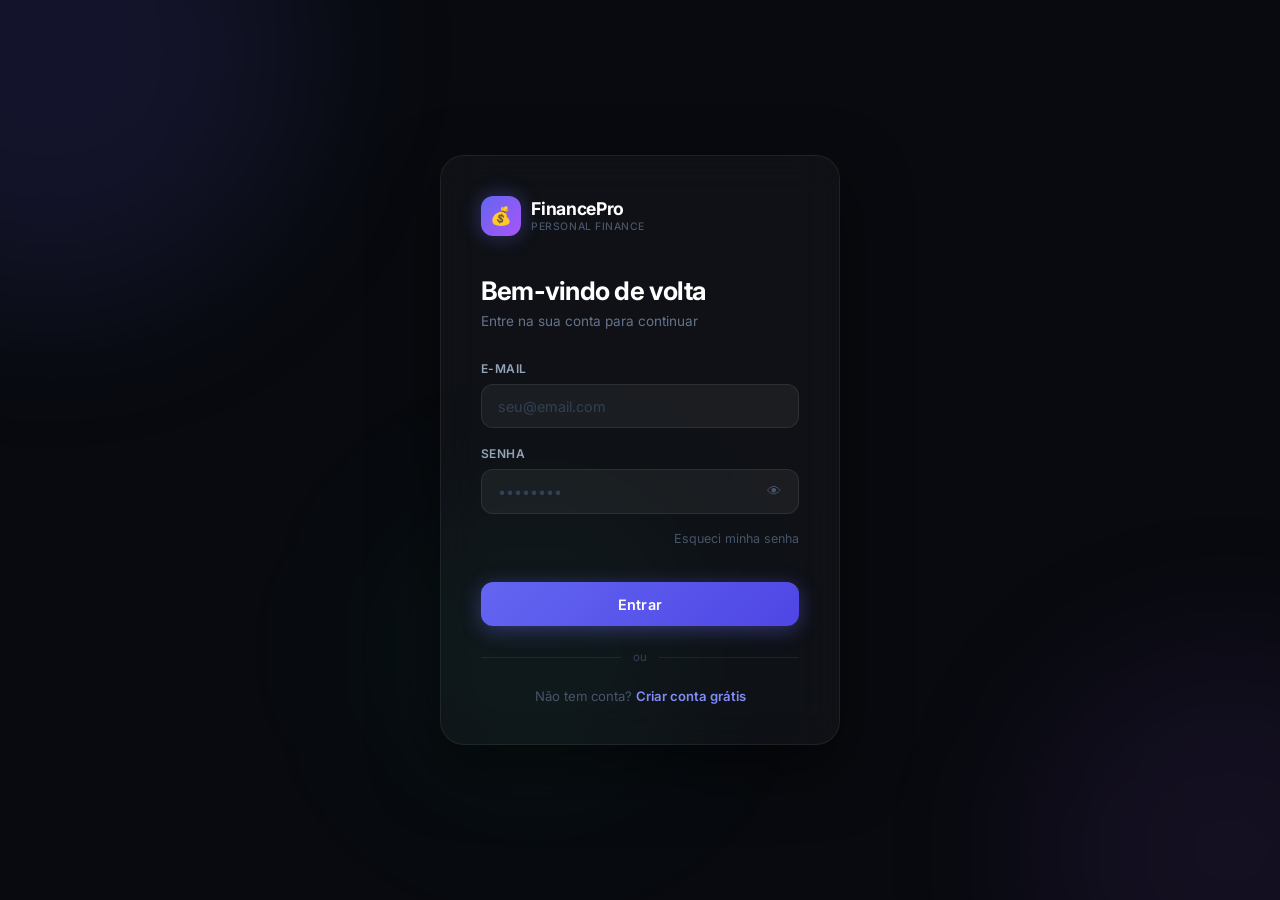
<file: frontend/index.html>
<!DOCTYPE html>
<html lang="pt-BR">
<head>
<meta charset="UTF-8">
<meta name="viewport" content="width=device-width,initial-scale=1.0">
<title>Dashboard — FinancePro</title>
<link rel="stylesheet" href="css/app.css">
</head>
<body>
<div id="toastWrap" class="toast-wrap"></div>

<div class="app">
<!-- ════════════ SIDEBAR ════════════ -->
<aside class="sidebar" id="sidebar">
  <div class="sidebar-brand">
    <div class="brand-logo">
      <div class="brand-icon">💰</div>
      <span class="brand-name">FinancePro</span>
    </div>
    <div class="brand-version">v2.0 — Personal Finance</div>
  </div>

  <nav class="sidebar-nav">
    <div class="nav-section">
      <div class="nav-label">Principal</div>
      <a class="nav-item active" id="nav-dash"    href="#"><span class="nav-icon">📊</span>Dashboard</a>
      <a class="nav-item"        id="nav-tx"      href="#"><span class="nav-icon">💳</span>Transações</a>
      <a class="nav-item"        id="nav-cat"     href="#"><span class="nav-icon">🏷️</span>Categorias</a>
      <a class="nav-item"        id="nav-goals"   href="#"><span class="nav-icon">🎯</span>Metas</a>
    </div>
    <div class="nav-section">
      <div class="nav-label">Conta</div>
      <a class="nav-item"  id="nav-profile" href="#"><span class="nav-icon">👤</span>Perfil</a>
      <a class="nav-item"  id="nav-logout"  href="#"><span class="nav-icon">🚪</span>Sair</a>
    </div>
  </nav>

  <div class="sidebar-footer">
    <div class="user-card" id="nav-profile-card">
      <div class="user-avatar" id="sbAvatar">U</div>
      <div class="user-info">
        <div class="user-name"  id="sbName">—</div>
        <div class="user-email" id="sbEmail">—</div>
      </div>
    </div>
  </div>
</aside>

<!-- ════════════ MAIN ════════════ -->
<div class="main">
  <!-- TOPBAR -->
  <header class="topbar">
    <div>
      <div class="topbar-title" id="topbarTitle">Dashboard</div>
      <div class="topbar-sub"   id="topbarSub">Visão geral das suas finanças</div>
    </div>
    <div class="topbar-actions">
      <button class="btn btn-primary" id="btnNewTx">➕ Nova Transação</button>
    </div>
  </header>

  <div class="main-inner">

  <!-- ══ PAGE: DASHBOARD ══ -->
  <div class="page active" id="page-dash">
    <!-- PERIOD BAR -->
    <div class="period-bar">
      <div class="period-tabs">
        <button class="p-btn active" data-period="week">Semana</button>
        <button class="p-btn"        data-period="month">Mês</button>
        <button class="p-btn"        data-period="year">Ano</button>
      </div>
      <div class="period-nav">
        <button id="periodPrev">‹</button>
        <div class="period-label" id="periodLabel">—</div>
        <button id="periodNext">›</button>
      </div>
      <button class="period-today" id="periodToday">Hoje</button>
    </div>

    <!-- STATS -->
    <div class="stats-grid" id="statsGrid">
      <div class="stat-card" style="--card-accent:var(--accent)">
        <div class="stat-card-icon" style="background:rgba(99,102,241,.15)">💰</div>
        <div class="stat-card-label">Saldo do Período</div>
        <div class="stat-card-value" id="stBalance">R$ 0,00</div>
        <div class="stat-card-sub"   id="stBalanceSub">—</div>
      </div>
      <div class="stat-card" style="--card-accent:var(--green)">
        <div class="stat-card-icon" style="background:rgba(16,185,129,.15)">📈</div>
        <div class="stat-card-label">Receitas</div>
        <div class="stat-card-value text-green" id="stIncome">R$ 0,00</div>
        <div class="stat-card-sub"              id="stIncomeQty">0 lançamentos</div>
      </div>
      <div class="stat-card" style="--card-accent:var(--red)">
        <div class="stat-card-icon" style="background:rgba(244,63,94,.15)">📉</div>
        <div class="stat-card-label">Despesas</div>
        <div class="stat-card-value text-red" id="stExpense">R$ 0,00</div>
        <div class="stat-card-sub"            id="stExpenseQty">0 lançamentos</div>
      </div>
      <div class="stat-card" style="--card-accent:var(--yellow)">
        <div class="stat-card-icon" style="background:rgba(245,158,11,.15)">📊</div>
        <div class="stat-card-label">% Comprometida</div>
        <div class="stat-card-value text-yellow" id="stPct">0%</div>
        <div class="stat-card-sub">Da receita em despesas</div>
      </div>
    </div>

    <!-- BARRAS SEMANAIS -->
    <div class="card mb-15" id="weekCard">
      <div class="card-header">
        <div><div class="card-title">Movimentação Diária</div><div class="card-sub">Receitas e despesas por dia da semana</div></div>
        <div class="flex gap-sm">
          <span class="badge badge-green">● Receita</span>
          <span class="badge badge-red">● Despesa</span>
        </div>
      </div>
      <div class="card-pad">
        <div id="weekBars" style="display:flex;gap:.65rem;align-items:flex-end;height:90px"></div>
        <div id="weekDays" style="display:flex;gap:.65rem;margin-top:.4rem"></div>
      </div>
    </div>

    <!-- GRID 2: recentes + por categoria -->
    <div class="grid2 mb-15">
      <div class="card">
        <div class="card-header">
          <div><div class="card-title">Transações Recentes</div><div class="card-sub" id="recentSub">—</div></div>
          <button class="btn btn-ghost btn-sm" id="btnVerTodas">Ver todas →</button>
        </div>
        <div id="recentList" class="card-pad" style="padding-top:.5rem"></div>
      </div>
      <div class="card">
        <div class="card-header">
          <div><div class="card-title">Gastos por Categoria</div><div class="card-sub">Distribuição do período</div></div>
        </div>
        <div id="catChart" class="card-pad" style="padding-top:.75rem"></div>
      </div>
    </div>

    <!-- HISTÓRICO MENSAL -->
    <div class="card mb-15">
      <div class="card-header">
        <div><div class="card-title">Histórico Mensal</div><div class="card-sub">Todos os meses com transações — clique para analisar</div></div>
      </div>
      <div class="card-pad">
        <div class="month-grid" id="monthHistory"></div>
      </div>
    </div>

    <!-- METAS -->
    <div class="card">
      <div class="card-header">
        <div><div class="card-title">Metas Financeiras</div><div class="card-sub">Progresso dos seus objetivos</div></div>
        <button class="btn btn-ghost btn-sm" id="btnVerMetas">Ver todas →</button>
      </div>
      <div class="card-pad" id="dashGoals"></div>
    </div>
  </div>

  <!-- ══ PAGE: TRANSAÇÕES ══ -->
  <div class="page" id="page-tx">
    <!-- MINI STATS -->
    <div class="grid3 mb-15">
      <div style="background:rgba(16,185,129,.08);border:1px solid rgba(16,185,129,.2);border-radius:var(--r3);padding:1.1rem 1.25rem">
        <div style="font-size:.7rem;color:var(--t3);font-weight:700;text-transform:uppercase;letter-spacing:.07em;margin-bottom:.4rem">Receitas (filtro)</div>
        <div style="font-size:1.25rem;font-weight:800;color:var(--green2);font-family:var(--mono)" id="txSumIn">R$ 0,00</div>
      </div>
      <div style="background:rgba(244,63,94,.08);border:1px solid rgba(244,63,94,.2);border-radius:var(--r3);padding:1.1rem 1.25rem">
        <div style="font-size:.7rem;color:var(--t3);font-weight:700;text-transform:uppercase;letter-spacing:.07em;margin-bottom:.4rem">Despesas (filtro)</div>
        <div style="font-size:1.25rem;font-weight:800;color:var(--red2);font-family:var(--mono)" id="txSumExp">R$ 0,00</div>
      </div>
      <div style="background:rgba(99,102,241,.08);border:1px solid rgba(99,102,241,.2);border-radius:var(--r3);padding:1.1rem 1.25rem">
        <div style="font-size:.7rem;color:var(--t3);font-weight:700;text-transform:uppercase;letter-spacing:.07em;margin-bottom:.4rem">Saldo (filtro)</div>
        <div style="font-size:1.25rem;font-weight:800;font-family:var(--mono)" id="txSumBal">R$ 0,00</div>
      </div>
    </div>

    <!-- FILTROS -->
    <div class="card mb-15">
      <div class="card-pad" style="padding-top:1rem;padding-bottom:1rem">
        <div style="display:flex;gap:.75rem;flex-wrap:wrap;align-items:center">
          <div class="input-wrap" style="flex:1;min-width:200px">
            <span class="input-icon">🔍</span>
            <input type="text" id="txSearch" class="form-input" placeholder="Pesquisar por descrição ou categoria...">
          </div>
          <select id="txFType"  class="form-input" style="width:165px">
            <option value="">📋 Todos os tipos</option>
            <option value="income">📈 Receitas</option>
            <option value="expense">📉 Despesas</option>
          </select>
          <select id="txFMonth" class="form-input" style="width:195px">
            <option value="">📅 Todos os meses</option>
          </select>
          <button id="txClear" class="btn btn-ghost btn-sm">✕ Limpar</button>
        </div>
        <div style="display:flex;align-items:center;justify-content:space-between;margin-top:.85rem;padding-top:.85rem;border-top:1px solid var(--b1)">
          <span class="text-xs text-muted" id="txCount">0 transações</span>
          <div class="flex gap-sm">
            <button id="viewList"  class="btn btn-sm" style="background:var(--accent);color:#fff">☰ Lista</button>
            <button id="viewGroup" class="btn btn-ghost btn-sm">📅 Por mês</button>
          </div>
        </div>
      </div>
    </div>

    <!-- TABELA -->
    <div id="txTableWrap"></div>
  </div>

  <!-- ══ PAGE: CATEGORIAS ══ -->
  <div class="page" id="page-cat">
    <div class="tabs mb-15">
      <button class="tab-btn active" data-tab="all">Todas</button>
      <button class="tab-btn" data-tab="income">📈 Receitas</button>
      <button class="tab-btn" data-tab="expense">📉 Despesas</button>
    </div>
    <div class="card"><div class="card-pad" id="catList"></div></div>
  </div>

  <!-- ══ PAGE: METAS ══ -->
  <div class="page" id="page-goals">
    <div id="goalsList"></div>
  </div>

  <!-- ══ PAGE: PERFIL ══ -->
  <div class="page" id="page-profile">
    <div style="max-width:640px">
      <div class="card mb-15">
        <div class="card-header"><div><div class="card-title">Informações Pessoais</div><div class="card-sub">Seus dados de conta</div></div></div>
        <div class="card-pad">
          <div style="text-align:center;margin-bottom:1.5rem">
            <div class="avatar-upload" id="profileAvatar" title="Clique para alterar foto">U</div>
            <input type="file" id="avatarInput" accept="image/*" style="display:none">
            <button class="btn btn-ghost btn-sm" onclick="document.getElementById('avatarInput').click()">📷 Alterar foto</button>
          </div>
          <div class="form-group"><label class="form-label">Nome completo</label><input type="text" id="pName"  class="form-input"></div>
          <div class="form-group"><label class="form-label">E-mail</label><input type="email" id="pEmail" class="form-input"></div>
          <button class="btn btn-primary" id="btnSaveProfile">💾 Salvar alterações</button>
        </div>
      </div>

      <!-- ESTATÍSTICAS DA CONTA -->
      <div class="card mb-15">
        <div class="card-header"><div><div class="card-title">Estatísticas da Conta</div><div class="card-sub">Resumo geral de todos os seus dados</div></div></div>
        <div class="card-pad">
          <div class="grid3" id="profileStats"></div>
        </div>
      </div>

      <!-- TROCAR SENHA -->
      <div class="card mb-15">
        <div class="card-header"><div><div class="card-title">🔒 Alterar Senha</div><div class="card-sub">Crie uma senha forte para proteger sua conta</div></div></div>
        <div class="card-pad">
          <div class="form-group">
            <label class="form-label">Senha Atual</label>
            <div style="position:relative">
              <input type="password" id="oldPass" class="form-input" placeholder="••••••••">
              <span id="eyeOld" style="position:absolute;right:.9rem;top:50%;transform:translateY(-50%);cursor:pointer;color:var(--t3);user-select:none" onclick="toggleEye('oldPass','eyeOld')">👁</span>
            </div>
          </div>
          <div class="form-group">
            <label class="form-label">Nova Senha</label>
            <div style="position:relative">
              <input type="password" id="newPass" class="form-input" placeholder="Mínimo 6 caracteres">
              <span id="eyeNew" style="position:absolute;right:.9rem;top:50%;transform:translateY(-50%);cursor:pointer;color:var(--t3);user-select:none" onclick="toggleEye('newPass','eyeNew')">👁</span>
            </div>
          </div>
          <div class="form-group">
            <label class="form-label">Confirmar Nova Senha</label>
            <div style="position:relative">
              <input type="password" id="confPass" class="form-input" placeholder="Repita a nova senha">
              <span id="eyeConf" style="position:absolute;right:.9rem;top:50%;transform:translateY(-50%);cursor:pointer;color:var(--t3);user-select:none" onclick="toggleEye('confPass','eyeConf')">👁</span>
            </div>
          </div>
          <button class="btn btn-ghost" id="btnChangePass">🔒 Alterar Senha</button>
        </div>
      </div>

      <div class="card" style="border-color:rgba(244,63,94,.3)">
        <div class="card-header"><div><div class="card-title" style="color:var(--red2)">⚠️ Zona de Perigo</div><div class="card-sub">Ações irreversíveis</div></div></div>
        <div class="card-pad">
          <p class="text-sm text-muted mb-1">Ao sair, sua sessão será encerrada. Seus dados permanecem salvos com segurança.</p>
          <button class="btn btn-danger" id="btnLogout2">🚪 Encerrar sessão</button>
        </div>
      </div>
    </div>
  </div>

  </div><!-- /main-inner -->
</div><!-- /main -->
</div><!-- /app -->

<!-- ════════════ MODAL: TRANSAÇÃO ════════════ -->
<div class="overlay hidden" id="txModal">
  <div class="modal">
    <div class="modal-header">
      <div>
        <div class="modal-title" id="txModalTitle">Nova Transação</div>
        <div style="font-size:.78rem;color:var(--t3);margin-top:3px" id="txModalSub">Preencha os dados abaixo</div>
      </div>
      <button class="btn-modal-close" onclick="closeModal('txModal')">✕</button>
    </div>
    <div class="modal-body">
      <!-- TIPO -->
      <div class="type-toggle">
        <button class="type-btn t-income" id="btnIncome">📈 Receita</button>
        <button class="type-btn"          id="btnExpense">📉 Despesa</button>
      </div>
      <!-- AVISO PERÍODO -->
      <div id="txPeriodNote" style="display:flex;align-items:center;gap:.5rem;background:rgba(99,102,241,.1);border:1px solid rgba(99,102,241,.2);border-radius:var(--r2);padding:.55rem .9rem;margin-bottom:1rem;font-size:.8rem;color:var(--t2)">
        📆 Lançando em: <strong id="txPeriodNoteLabel" style="color:var(--accent2)">—</strong>
      </div>
      <form id="txForm">
        <input type="hidden" id="txId">
        <div class="form-row">
          <div class="form-group">
            <label class="form-label">Categoria *</label>
            <select id="txCat" class="form-input" required></select>
          </div>
          <div class="form-group">
            <label class="form-label">Data *</label>
            <input type="date" id="txDate" class="form-input" required>
          </div>
        </div>
        <div class="form-group">
          <label class="form-label">Descrição *</label>
          <input type="text" id="txDesc" class="form-input" placeholder="Ex: Salário mensal, Conta de luz..." required>
        </div>
        <div class="form-group">
          <label class="form-label">Valor (R$) *</label>
          <input type="number" id="txAmt" class="form-input" placeholder="0,00" step="0.01" min="0.01" required>
        </div>
        <div class="form-group">
          <label class="form-label">Observações <span class="text-muted">(opcional)</span></label>
          <textarea id="txNotes" class="form-input" placeholder="Notas adicionais..."></textarea>
        </div>
      </form>
    </div>
    <div class="modal-footer">
      <button class="btn btn-ghost" onclick="closeModal('txModal')">Cancelar</button>
      <button class="btn btn-danger btn-sm hidden" id="btnDeleteTx">🗑️ Excluir</button>
      <button class="btn btn-primary" id="btnSaveTx">Adicionar</button>
    </div>
  </div>
</div>

<!-- ════════════ MODAL: CATEGORIA ════════════ -->
<div class="overlay hidden" id="catModal">
  <div class="modal">
    <div class="modal-header">
      <div class="modal-title" id="catModalTitle">Nova Categoria</div>
      <button class="btn-modal-close" onclick="closeModal('catModal')">✕</button>
    </div>
    <div class="modal-body">
      <form id="catForm">
        <input type="hidden" id="catId">
        <div class="form-group"><label class="form-label">Nome *</label><input type="text" id="catName" class="form-input" placeholder="Ex: Alimentação" required></div>
        <div class="form-row">
          <div class="form-group">
            <label class="form-label">Tipo *</label>
            <select id="catType" class="form-input">
              <option value="expense">📉 Despesa</option>
              <option value="income">📈 Receita</option>
            </select>
          </div>
          <div class="form-group">
            <label class="form-label">Ícone (emoji)</label>
            <input type="text" id="catIcon" class="form-input" placeholder="💰" maxlength="4" style="font-size:1.4rem;text-align:center">
          </div>
        </div>
        <div class="form-group">
          <label class="form-label">Cor</label>
          <div style="display:flex;align-items:center;gap:.75rem">
            <input type="color" id="catColor" value="#6366F1" style="width:44px;height:38px;border-radius:var(--r2);border:1px solid var(--b1);background:var(--bg3);padding:2px;cursor:pointer">
            <span class="text-sm text-muted">Escolha uma cor para identificar a categoria</span>
          </div>
        </div>
      </form>
    </div>
    <div class="modal-footer">
      <button class="btn btn-ghost"  onclick="closeModal('catModal')">Cancelar</button>
      <button class="btn btn-danger btn-sm hidden" id="btnDeleteCat">🗑️ Excluir</button>
      <button class="btn btn-primary" id="btnSaveCat">Salvar</button>
    </div>
  </div>
</div>

<!-- ════════════ MODAL: META ════════════ -->
<div class="overlay hidden" id="goalModal">
  <div class="modal">
    <div class="modal-header">
      <div class="modal-title" id="goalModalTitle">Nova Meta</div>
      <button class="btn-modal-close" onclick="closeModal('goalModal')">✕</button>
    </div>
    <div class="modal-body">
      <form id="goalForm">
        <input type="hidden" id="goalId">
        <div class="form-group"><label class="form-label">Título *</label><input type="text" id="goalTitle" class="form-input" placeholder="Ex: Viagem para Europa" required></div>
        <div class="form-group"><label class="form-label">Descrição</label><input type="text" id="goalDesc" class="form-input" placeholder="Detalhes da meta..."></div>
        <div class="form-row">
          <div class="form-group"><label class="form-label">Valor Alvo (R$) *</label><input type="number" id="goalTarget" class="form-input" placeholder="0,00" step="0.01" min="0.01" required></div>
          <div class="form-group"><label class="form-label">Valor Atual (R$)</label><input type="number" id="goalCurrent" class="form-input" placeholder="0,00" step="0.01" min="0" value="0"></div>
        </div>
        <div class="form-row">
          <div class="form-group"><label class="form-label">Data Limite</label><input type="date" id="goalDeadline" class="form-input"></div>
          <div class="form-group hidden" id="goalStatusGroup">
            <label class="form-label">Status</label>
            <select id="goalStatus" class="form-input">
              <option value="active">🟢 Ativa</option>
              <option value="completed">✅ Concluída</option>
              <option value="cancelled">❌ Cancelada</option>
            </select>
          </div>
        </div>
      </form>
    </div>
    <div class="modal-footer">
      <button class="btn btn-ghost"  onclick="closeModal('goalModal')">Cancelar</button>
      <button class="btn btn-danger btn-sm hidden" id="btnDeleteGoal">🗑️ Excluir</button>
      <button class="btn btn-primary" id="btnSaveGoal">Salvar</button>
    </div>
  </div>
</div>


<!-- ════ MODAL CONFIRMAÇÃO ════ -->
<div class="overlay hidden" id="confirmOverlay" style="z-index:2000">
  <div class="modal" style="max-width:380px;text-align:center">
    <div style="font-size:2.5rem;margin-bottom:1rem">⚠️</div>
    <div class="modal-title" style="margin-bottom:.65rem">Confirmar ação</div>
    <p id="confirmMsg" style="color:var(--t2);font-size:.9rem;line-height:1.6;margin-bottom:1.75rem"></p>
    <div style="display:flex;gap:.75rem;justify-content:center">
      <button id="confirmNo"  class="btn btn-ghost" style="flex:1">Cancelar</button>
      <button id="confirmYes" class="btn btn-danger" style="flex:1">Sim, excluir</button>
    </div>
  </div>
</div>
<script src="js/core.js"></script>
<script src="js/app.js"></script>
</body>
</html>
</file>
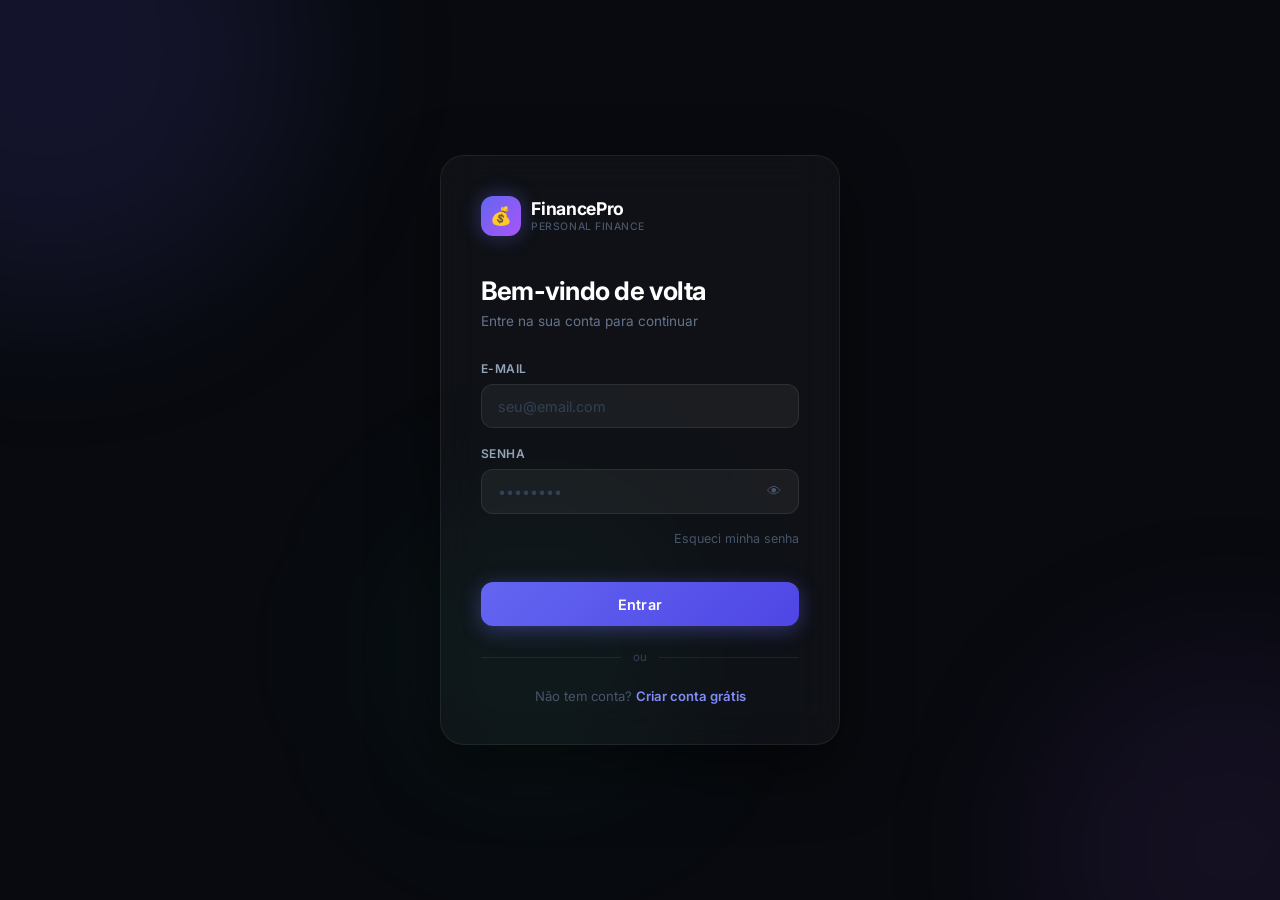
<file: frontend/login.html>
<!DOCTYPE html>
<html lang="pt-BR">
<head>
<meta charset="UTF-8">
<meta name="viewport" content="width=device-width,initial-scale=1.0">
<title>FinancePro — Entrar</title>
<link href="https://fonts.googleapis.com/css2?family=Inter:wght@300;400;500;600;700&display=swap" rel="stylesheet">
<style>
*{margin:0;padding:0;box-sizing:border-box}
body{font-family:'Inter',sans-serif;background:#080A0F;color:#fff;min-height:100vh;display:flex;align-items:center;justify-content:center;overflow:hidden}

/* BG animado */
.bg{position:fixed;inset:0;z-index:0}
.bg-circle{position:absolute;border-radius:50%;filter:blur(80px);animation:drift 12s ease-in-out infinite}
.c1{width:500px;height:500px;background:rgba(99,102,241,.12);top:-200px;left:-200px}
.c2{width:400px;height:400px;background:rgba(168,85,247,.08);bottom:-150px;right:-150px;animation-delay:-6s}
.c3{width:300px;height:300px;background:rgba(16,185,129,.06);bottom:100px;left:30%;animation-delay:-3s}
@keyframes drift{0%,100%{transform:translate(0,0)}50%{transform:translate(30px,-30px)}}

/* CARD */
.card{position:relative;z-index:1;width:100%;max-width:400px;padding:2.5rem;background:rgba(255,255,255,.03);border:1px solid rgba(255,255,255,.07);border-radius:24px;backdrop-filter:blur(20px);box-shadow:0 24px 64px rgba(0,0,0,.5)}

/* LOGO */
.logo{display:flex;align-items:center;gap:.65rem;margin-bottom:2.5rem}
.logo-icon{width:40px;height:40px;background:linear-gradient(135deg,#6366F1,#A855F7);border-radius:12px;display:flex;align-items:center;justify-content:center;font-size:1.1rem;box-shadow:0 0 20px rgba(99,102,241,.4)}
.logo-name{font-size:1.1rem;font-weight:700;letter-spacing:-.02em}
.logo-ver{font-size:.65rem;color:#475569;font-weight:500;letter-spacing:.05em;text-transform:uppercase;margin-top:1px}

/* HEADING */
.heading{margin-bottom:2rem}
.heading h1{font-size:1.6rem;font-weight:700;letter-spacing:-.03em;line-height:1.2;margin-bottom:.4rem}
.heading p{font-size:.85rem;color:#64748B}

/* FIELD */
.field{margin-bottom:1.1rem}
.field label{display:block;font-size:.75rem;font-weight:600;color:#94A3B8;letter-spacing:.04em;text-transform:uppercase;margin-bottom:.5rem}
.field-wrap{position:relative}
.field-wrap input{
  width:100%;padding:.8rem 1rem;
  background:rgba(255,255,255,.05);
  border:1px solid rgba(255,255,255,.08);
  border-radius:12px;color:#F1F5F9;
  font-family:'Inter',sans-serif;font-size:.9rem;
  outline:none;transition:all .2s;
}
.field-wrap input:focus{border-color:rgba(99,102,241,.6);background:rgba(99,102,241,.06);box-shadow:0 0 0 3px rgba(99,102,241,.12)}
.field-wrap input::placeholder{color:#334155}
.eye{position:absolute;right:.9rem;top:50%;transform:translateY(-50%);cursor:pointer;color:#475569;font-size:.9rem;user-select:none;transition:color .2s;padding:.2rem}
.eye:hover{color:#94A3B8}

/* SUBMIT */
.btn-submit{
  width:100%;padding:.85rem;margin-top:1.5rem;
  background:linear-gradient(135deg,#6366F1 0%,#4F46E5 100%);
  color:#fff;font-family:'Inter',sans-serif;font-size:.9rem;font-weight:600;
  border:none;border-radius:12px;cursor:pointer;
  box-shadow:0 4px 20px rgba(99,102,241,.4);
  transition:all .2s;letter-spacing:.01em;
}
.btn-submit:hover{transform:translateY(-2px);box-shadow:0 8px 28px rgba(99,102,241,.5)}
.btn-submit:active{transform:translateY(0)}
.btn-submit:disabled{opacity:.5;cursor:not-allowed;transform:none}

/* ERROR */
.error-box{
  display:none;align-items:center;gap:.6rem;
  background:rgba(244,63,94,.1);border:1px solid rgba(244,63,94,.2);
  border-radius:10px;padding:.7rem 1rem;margin-bottom:1.1rem;
  font-size:.82rem;color:#FB7185;
}
.error-box.show{display:flex}

/* DIVIDER */
.divider{display:flex;align-items:center;gap:.75rem;margin:1.5rem 0}
.divider::before,.divider::after{content:'';flex:1;height:1px;background:rgba(255,255,255,.07)}
.divider span{font-size:.72rem;color:#334155}

/* FOOTER */
.footer{text-align:center;font-size:.82rem;color:#475569}
.footer a{color:#818CF8;font-weight:600;text-decoration:none;transition:color .2s}
.footer a:hover{color:#6366F1}

/* TOAST */
.toast-wrap{position:fixed;top:1.5rem;right:1.5rem;z-index:999;display:flex;flex-direction:column;gap:.5rem}
.toast{display:flex;align-items:center;gap:.75rem;padding:.8rem 1.1rem;background:rgba(28,31,38,.97);border:1px solid rgba(255,255,255,.1);border-radius:12px;font-size:.83rem;min-width:260px;box-shadow:0 8px 24px rgba(0,0,0,.5);animation:tin .3s ease}
@keyframes tin{from{opacity:0;transform:translateX(40px)}to{opacity:1;transform:translateX(0)}}
.toast.success{border-left:3px solid #10B981}
.toast.error{border-left:3px solid #F43F5E}
</style>
</head>
<body>
<div id="toastWrap" class="toast-wrap"></div>
<div class="bg"><div class="bg-circle c1"></div><div class="bg-circle c2"></div><div class="bg-circle c3"></div></div>

<div class="card">
  <div class="logo">
    <div class="logo-icon">💰</div>
    <div><div class="logo-name">FinancePro</div><div class="logo-ver">Personal Finance</div></div>
  </div>

  <div class="heading">
    <h1>Bem-vindo de volta</h1>
    <p>Entre na sua conta para continuar</p>
  </div>

  <div class="error-box" id="errBox">⚠️ <span id="errMsg"></span></div>

  <form id="loginForm">
    <div class="field">
      <label>E-mail</label>
      <div class="field-wrap">
        <input type="email" id="email" placeholder="seu@email.com" required autocomplete="email">
      </div>
    </div>
    <div class="field">
      <label>Senha</label>
      <div class="field-wrap">
        <input type="password" id="password" placeholder="••••••••" required autocomplete="current-password">
        <span class="eye" id="eyePass">👁</span>
      </div>
    </div>
    <div style="display:flex;justify-content:flex-end;margin-bottom:.75rem">
      <a href="reset-password.html" style="font-size:.78rem;color:#475569;text-decoration:none;transition:color .2s" onmouseover="this.style.color='#94A3B8'" onmouseout="this.style.color='#475569'">Esqueci minha senha</a>
    </div>
    <button type="submit" class="btn-submit" id="submitBtn">Entrar</button>
  </form>

  <div class="divider"><span>ou</span></div>
  <div class="footer">Não tem conta? <a href="register.html">Criar conta grátis</a></div>
</div>

<script src="js/core.js"></script>
<script>
if(Auth.isLogged()) window.location.href='index.html';

document.getElementById('eyePass').addEventListener('click',function(){
  var i=document.getElementById('password');
  i.type=i.type==='text'?'password':'text';
  this.textContent=i.type==='text'?'🙈':'👁';
});

document.getElementById('loginForm').addEventListener('submit',async function(e){
  e.preventDefault();
  var errBox=document.getElementById('errBox');
  errBox.classList.remove('show');
  var btn=document.getElementById('submitBtn');
  btn.disabled=true; btn.textContent='Entrando...';
  try{
    var r=await api.post('/auth/login',{
      email:document.getElementById('email').value.trim(),
      password:document.getElementById('password').value
    });
    Auth.save(r.data.token,r.data.user);
    btn.textContent='✓ Sucesso';
    setTimeout(function(){window.location.href='index.html';},500);
  }catch(e){
    document.getElementById('errMsg').textContent=e.message;
    errBox.classList.add('show');
    btn.disabled=false; btn.textContent='Entrar';
  }
});
</script>
</body>
</html>
</file>
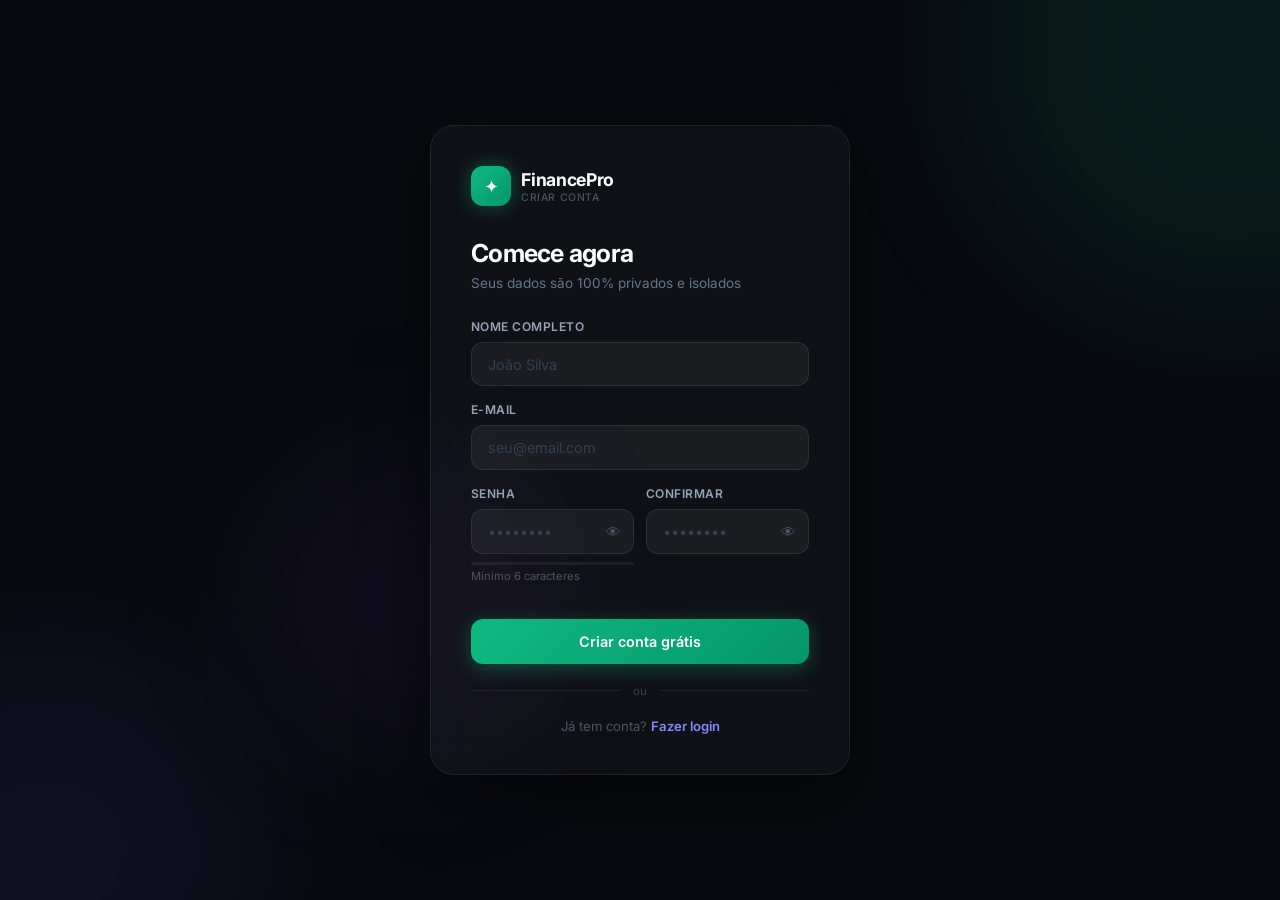
<file: frontend/register.html>
<!DOCTYPE html>
<html lang="pt-BR">
<head>
<meta charset="UTF-8">
<meta name="viewport" content="width=device-width,initial-scale=1.0">
<title>FinancePro — Criar Conta</title>
<link href="https://fonts.googleapis.com/css2?family=Inter:wght@300;400;500;600;700&display=swap" rel="stylesheet">
<style>
*{margin:0;padding:0;box-sizing:border-box}
body{font-family:'Inter',sans-serif;background:#080A0F;color:#fff;min-height:100vh;display:flex;align-items:center;justify-content:center;overflow:hidden}

.bg{position:fixed;inset:0;z-index:0}
.bg-circle{position:absolute;border-radius:50%;filter:blur(80px);animation:drift 12s ease-in-out infinite}
.c1{width:500px;height:500px;background:rgba(16,185,129,.1);top:-200px;right:-200px}
.c2{width:400px;height:400px;background:rgba(99,102,241,.08);bottom:-150px;left:-150px;animation-delay:-6s}
.c3{width:300px;height:300px;background:rgba(168,85,247,.06);top:50%;left:20%;animation-delay:-3s}
@keyframes drift{0%,100%{transform:translate(0,0)}50%{transform:translate(30px,-30px)}}

.card{position:relative;z-index:1;width:100%;max-width:420px;padding:2.5rem;background:rgba(255,255,255,.03);border:1px solid rgba(255,255,255,.07);border-radius:24px;backdrop-filter:blur(20px);box-shadow:0 24px 64px rgba(0,0,0,.5)}

.logo{display:flex;align-items:center;gap:.65rem;margin-bottom:2rem}
.logo-icon{width:40px;height:40px;background:linear-gradient(135deg,#10B981,#059669);border-radius:12px;display:flex;align-items:center;justify-content:center;font-size:1.1rem;box-shadow:0 0 20px rgba(16,185,129,.4)}
.logo-name{font-size:1.1rem;font-weight:700;letter-spacing:-.02em}
.logo-ver{font-size:.65rem;color:#475569;font-weight:500;letter-spacing:.05em;text-transform:uppercase;margin-top:1px}

.heading{margin-bottom:1.75rem}
.heading h1{font-size:1.55rem;font-weight:700;letter-spacing:-.03em;margin-bottom:.4rem}
.heading p{font-size:.85rem;color:#64748B}

.field{margin-bottom:1rem}
.field label{display:block;font-size:.75rem;font-weight:600;color:#94A3B8;letter-spacing:.04em;text-transform:uppercase;margin-bottom:.5rem}
.field-wrap{position:relative}
.field-wrap input{
  width:100%;padding:.8rem 1rem;
  background:rgba(255,255,255,.05);border:1px solid rgba(255,255,255,.08);
  border-radius:12px;color:#F1F5F9;font-family:'Inter',sans-serif;
  font-size:.9rem;outline:none;transition:all .2s;
}
.field-wrap input:focus{border-color:rgba(16,185,129,.5);background:rgba(16,185,129,.05);box-shadow:0 0 0 3px rgba(16,185,129,.1)}
.field-wrap input::placeholder{color:#334155}
.eye{position:absolute;right:.9rem;top:50%;transform:translateY(-50%);cursor:pointer;color:#475569;font-size:.9rem;user-select:none;transition:color .2s}
.eye:hover{color:#94A3B8}

/* STRENGTH */
.strength{margin-top:.5rem}
.strength-bar{height:3px;border-radius:999px;background:rgba(255,255,255,.06);overflow:hidden}
.strength-fill{height:100%;border-radius:999px;transition:width .3s,background .3s;width:0}
.strength-text{font-size:.7rem;color:#475569;margin-top:.3rem}

/* ROW */
.row{display:grid;grid-template-columns:1fr 1fr;gap:.75rem}

.btn-submit{
  width:100%;padding:.85rem;margin-top:1.25rem;
  background:linear-gradient(135deg,#10B981,#059669);
  color:#fff;font-family:'Inter',sans-serif;font-size:.9rem;font-weight:600;
  border:none;border-radius:12px;cursor:pointer;
  box-shadow:0 4px 20px rgba(16,185,129,.35);
  transition:all .2s;
}
.btn-submit:hover{transform:translateY(-2px);box-shadow:0 8px 28px rgba(16,185,129,.45)}
.btn-submit:disabled{opacity:.5;cursor:not-allowed;transform:none}

.error-box{display:none;align-items:center;gap:.6rem;background:rgba(244,63,94,.1);border:1px solid rgba(244,63,94,.2);border-radius:10px;padding:.7rem 1rem;margin-bottom:1rem;font-size:.82rem;color:#FB7185}
.error-box.show{display:flex}

.divider{display:flex;align-items:center;gap:.75rem;margin:1.25rem 0}
.divider::before,.divider::after{content:'';flex:1;height:1px;background:rgba(255,255,255,.07)}
.divider span{font-size:.72rem;color:#334155}
.footer{text-align:center;font-size:.82rem;color:#475569}
.footer a{color:#818CF8;font-weight:600;text-decoration:none}
.footer a:hover{color:#6366F1}

.toast-wrap{position:fixed;top:1.5rem;right:1.5rem;z-index:999;display:flex;flex-direction:column;gap:.5rem}
.toast{display:flex;align-items:center;gap:.75rem;padding:.8rem 1.1rem;background:rgba(28,31,38,.97);border:1px solid rgba(255,255,255,.1);border-radius:12px;font-size:.83rem;min-width:260px;box-shadow:0 8px 24px rgba(0,0,0,.5);animation:tin .3s ease}
@keyframes tin{from{opacity:0;transform:translateX(40px)}to{opacity:1;transform:translateX(0)}}
.toast.success{border-left:3px solid #10B981}
.toast.error{border-left:3px solid #F43F5E}
</style>
</head>
<body>
<div id="toastWrap" class="toast-wrap"></div>
<div class="bg"><div class="bg-circle c1"></div><div class="bg-circle c2"></div><div class="bg-circle c3"></div></div>

<div class="card">
  <div class="logo">
    <div class="logo-icon">✦</div>
    <div><div class="logo-name">FinancePro</div><div class="logo-ver">Criar conta</div></div>
  </div>

  <div class="heading">
    <h1>Comece agora</h1>
    <p>Seus dados são 100% privados e isolados</p>
  </div>

  <div class="error-box" id="errBox">⚠️ <span id="errMsg"></span></div>

  <form id="registerForm">
    <div class="field">
      <label>Nome completo</label>
      <div class="field-wrap">
        <input type="text" id="name" placeholder="João Silva" required autocomplete="name">
      </div>
    </div>
    <div class="field">
      <label>E-mail</label>
      <div class="field-wrap">
        <input type="email" id="email" placeholder="seu@email.com" required autocomplete="email">
      </div>
    </div>
    <div class="row">
      <div class="field">
        <label>Senha</label>
        <div class="field-wrap">
          <input type="password" id="password" placeholder="••••••••" required oninput="strength(this.value)">
          <span class="eye" id="eye1">👁</span>
        </div>
        <div class="strength">
          <div class="strength-bar"><div class="strength-fill" id="sfill"></div></div>
          <div class="strength-text" id="stxt">Mínimo 6 caracteres</div>
        </div>
      </div>
      <div class="field">
        <label>Confirmar</label>
        <div class="field-wrap">
          <input type="password" id="confirm" placeholder="••••••••" required>
          <span class="eye" id="eye2">👁</span>
        </div>
      </div>
    </div>
    <button type="submit" class="btn-submit" id="submitBtn">Criar conta grátis</button>
  </form>

  <div class="divider"><span>ou</span></div>
  <div class="footer">Já tem conta? <a href="login.html">Fazer login</a></div>
</div>

<script src="js/core.js"></script>
<script>
if(Auth.isLogged()) window.location.href='index.html';

document.getElementById('eye1').addEventListener('click',function(){
  var i=document.getElementById('password');
  i.type=i.type==='text'?'password':'text'; this.textContent=i.type==='text'?'🙈':'👁';
});
document.getElementById('eye2').addEventListener('click',function(){
  var i=document.getElementById('confirm');
  i.type=i.type==='text'?'password':'text'; this.textContent=i.type==='text'?'🙈':'👁';
});

function strength(v){
  var fill=document.getElementById('sfill'), txt=document.getElementById('stxt');
  if(!v){fill.style.width='0';txt.textContent='Mínimo 6 caracteres';txt.style.color='#475569';return;}
  var s=0;
  if(v.length>=6)s++; if(v.length>=10)s++; if(/[A-Z]/.test(v))s++; if(/[0-9]/.test(v))s++; if(/[^A-Za-z0-9]/.test(v))s++;
  var m=[
    {w:'20%',c:'#EF4444',t:'Muito fraca'},
    {w:'40%',c:'#F97316',t:'Fraca'},
    {w:'60%',c:'#F59E0B',t:'Média'},
    {w:'80%',c:'#10B981',t:'Boa'},
    {w:'100%',c:'#059669',t:'Excelente!'},
  ];
  var d=m[Math.min(s-1,4)]||m[0];
  fill.style.width=d.w; fill.style.background=d.c;
  txt.textContent=d.t; txt.style.color=d.c;
}

document.getElementById('registerForm').addEventListener('submit',async function(e){
  e.preventDefault();
  var errBox=document.getElementById('errBox');
  errBox.classList.remove('show');
  var name=document.getElementById('name').value.trim();
  var email=document.getElementById('email').value.trim();
  var pass=document.getElementById('password').value;
  var conf=document.getElementById('confirm').value;
  var btn=document.getElementById('submitBtn');

  if(pass.length<6){document.getElementById('errMsg').textContent='Senha mínima de 6 caracteres';errBox.classList.add('show');return;}
  if(pass!==conf){document.getElementById('errMsg').textContent='As senhas não coincidem';errBox.classList.add('show');return;}

  btn.disabled=true; btn.textContent='Criando conta...';
  try{
    await api.post('/auth/register',{name,email,password:pass});
    btn.textContent='✓ Conta criada!';
    setTimeout(function(){window.location.href='login.html';},800);
  }catch(e){
    document.getElementById('errMsg').textContent=e.message;
    errBox.classList.add('show');
    btn.disabled=false; btn.textContent='Criar conta grátis';
  }
});
</script>
</body>
</html>
</file>
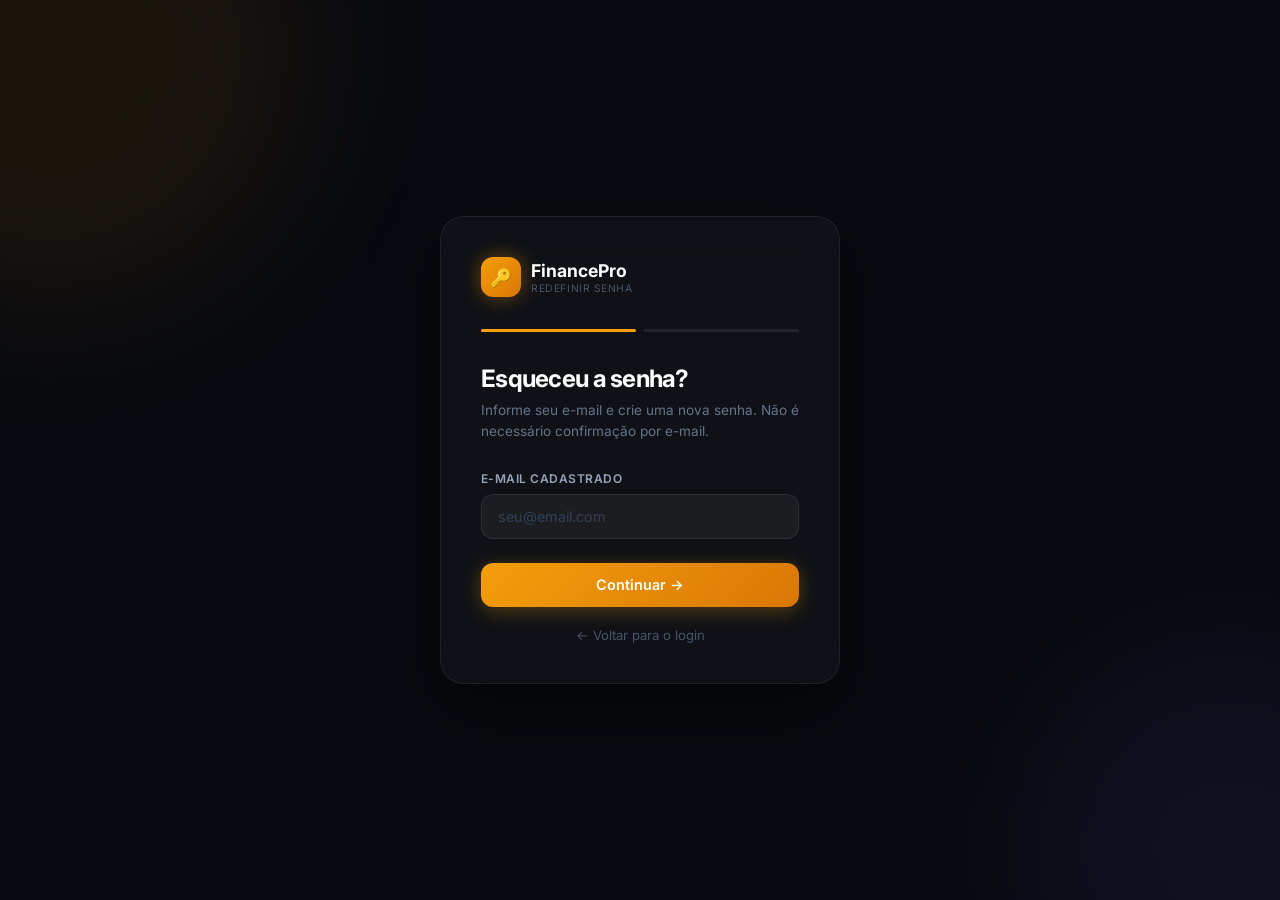
<file: frontend/reset-password.html>
<!DOCTYPE html>
<html lang="pt-BR">
<head>
<meta charset="UTF-8">
<meta name="viewport" content="width=device-width,initial-scale=1.0">
<title>FinancePro — Redefinir Senha</title>
<link href="https://fonts.googleapis.com/css2?family=Inter:wght@300;400;500;600;700&display=swap" rel="stylesheet">
<style>
*{margin:0;padding:0;box-sizing:border-box}
body{font-family:'Inter',sans-serif;background:#080A0F;color:#fff;min-height:100vh;display:flex;align-items:center;justify-content:center;overflow:hidden}
.bg{position:fixed;inset:0;z-index:0}
.bg-circle{position:absolute;border-radius:50%;filter:blur(80px);animation:drift 12s ease-in-out infinite}
.c1{width:500px;height:500px;background:rgba(245,158,11,.08);top:-200px;left:-200px}
.c2{width:400px;height:400px;background:rgba(99,102,241,.08);bottom:-150px;right:-150px;animation-delay:-6s}
@keyframes drift{0%,100%{transform:translate(0,0)}50%{transform:translate(30px,-30px)}}

.card{position:relative;z-index:1;width:100%;max-width:400px;padding:2.5rem;background:rgba(255,255,255,.03);border:1px solid rgba(255,255,255,.07);border-radius:24px;backdrop-filter:blur(20px);box-shadow:0 24px 64px rgba(0,0,0,.5)}

.logo{display:flex;align-items:center;gap:.65rem;margin-bottom:2rem}
.logo-icon{width:40px;height:40px;background:linear-gradient(135deg,#F59E0B,#D97706);border-radius:12px;display:flex;align-items:center;justify-content:center;font-size:1.1rem;box-shadow:0 0 20px rgba(245,158,11,.4)}
.logo-name{font-size:1.1rem;font-weight:700}
.logo-ver{font-size:.65rem;color:#475569;text-transform:uppercase;letter-spacing:.05em;margin-top:1px}

.heading{margin-bottom:1.75rem}
.heading h1{font-size:1.5rem;font-weight:700;letter-spacing:-.03em;margin-bottom:.4rem}
.heading p{font-size:.85rem;color:#64748B;line-height:1.6}

/* STEPS */
.steps{display:flex;gap:.5rem;margin-bottom:2rem}
.step{flex:1;height:3px;border-radius:999px;background:rgba(255,255,255,.08);transition:background .3s}
.step.active{background:#F59E0B}
.step.done{background:#10B981}

.field{margin-bottom:1rem}
.field label{display:block;font-size:.75rem;font-weight:600;color:#94A3B8;letter-spacing:.04em;text-transform:uppercase;margin-bottom:.5rem}
.field-wrap{position:relative}
.field-wrap input{width:100%;padding:.8rem 1rem;background:rgba(255,255,255,.05);border:1px solid rgba(255,255,255,.08);border-radius:12px;color:#F1F5F9;font-family:'Inter',sans-serif;font-size:.9rem;outline:none;transition:all .2s}
.field-wrap input:focus{border-color:rgba(245,158,11,.5);background:rgba(245,158,11,.05);box-shadow:0 0 0 3px rgba(245,158,11,.1)}
.field-wrap input::placeholder{color:#334155}
.eye{position:absolute;right:.9rem;top:50%;transform:translateY(-50%);cursor:pointer;color:#475569;user-select:none;transition:color .2s}
.eye:hover{color:#94A3B8}

.btn-submit{width:100%;padding:.85rem;background:linear-gradient(135deg,#F59E0B,#D97706);color:#fff;font-family:'Inter',sans-serif;font-size:.9rem;font-weight:600;border:none;border-radius:12px;cursor:pointer;box-shadow:0 4px 20px rgba(245,158,11,.3);transition:all .2s;margin-top:.5rem}
.btn-submit:hover{transform:translateY(-2px);box-shadow:0 8px 28px rgba(245,158,11,.4)}
.btn-submit:disabled{opacity:.5;cursor:not-allowed;transform:none}

.error-box{display:none;align-items:center;gap:.6rem;background:rgba(244,63,94,.1);border:1px solid rgba(244,63,94,.2);border-radius:10px;padding:.7rem 1rem;margin-bottom:1rem;font-size:.82rem;color:#FB7185}
.error-box.show{display:flex}

.success-box{display:none;flex-direction:column;align-items:center;text-align:center;padding:1.5rem 0}
.success-box.show{display:flex}
.success-icon{font-size:3rem;margin-bottom:1rem}
.success-title{font-size:1.1rem;font-weight:700;margin-bottom:.4rem}
.success-sub{font-size:.85rem;color:#64748B;margin-bottom:1.5rem}

.strength-bar{height:3px;border-radius:999px;background:rgba(255,255,255,.06);margin-top:.45rem;overflow:hidden}
.strength-fill{height:100%;border-radius:999px;transition:width .3s,background .3s;width:0}
.strength-text{font-size:.7rem;color:#475569;margin-top:.3rem}

.back-link{display:flex;align-items:center;gap:.4rem;font-size:.82rem;color:#475569;margin-top:1.25rem;text-align:center;justify-content:center;text-decoration:none;transition:color .2s}
.back-link:hover{color:#94A3B8}

.toast-wrap{position:fixed;top:1.5rem;right:1.5rem;z-index:999;display:flex;flex-direction:column;gap:.5rem}
.toast{display:flex;align-items:center;gap:.75rem;padding:.8rem 1.1rem;background:rgba(28,31,38,.97);border:1px solid rgba(255,255,255,.1);border-radius:12px;font-size:.83rem;min-width:260px;box-shadow:0 8px 24px rgba(0,0,0,.5);animation:tin .3s ease}
@keyframes tin{from{opacity:0;transform:translateX(40px)}to{opacity:1;transform:translateX(0)}}
.toast.success{border-left:3px solid #10B981}
.toast.error{border-left:3px solid #F43F5E}
</style>
</head>
<body>
<div id="toastWrap" class="toast-wrap"></div>
<div class="bg"><div class="bg-circle c1"></div><div class="bg-circle c2"></div></div>

<div class="card">
  <div class="logo">
    <div class="logo-icon">🔑</div>
    <div><div class="logo-name">FinancePro</div><div class="logo-ver">Redefinir Senha</div></div>
  </div>

  <div class="steps">
    <div class="step active" id="step1bar"></div>
    <div class="step"        id="step2bar"></div>
  </div>

  <div class="error-box" id="errBox">⚠️ <span id="errMsg"></span></div>

  <!-- STEP 1: Email -->
  <div id="step1">
    <div class="heading">
      <h1>Esqueceu a senha?</h1>
      <p>Informe seu e-mail e crie uma nova senha. Não é necessário confirmação por e-mail.</p>
    </div>
    <div class="field">
      <label>E-mail cadastrado</label>
      <div class="field-wrap">
        <input type="email" id="resetEmail" placeholder="seu@email.com" autocomplete="email">
      </div>
    </div>
    <button class="btn-submit" id="btnStep1">Continuar →</button>
  </div>

  <!-- STEP 2: Nova senha -->
  <div id="step2" style="display:none">
    <div class="heading">
      <h1>Nova senha</h1>
      <p>Escolha uma senha forte para proteger sua conta.</p>
    </div>
    <div class="field">
      <label>Nova senha</label>
      <div class="field-wrap">
        <input type="password" id="newPass" placeholder="Mínimo 6 caracteres" oninput="checkStr(this.value)">
        <span class="eye" id="eye1">👁</span>
      </div>
      <div class="strength-bar"><div class="strength-fill" id="sfill"></div></div>
      <div class="strength-text" id="stxt">Digite uma senha</div>
    </div>
    <div class="field">
      <label>Confirmar nova senha</label>
      <div class="field-wrap">
        <input type="password" id="confPass" placeholder="Repita a senha">
        <span class="eye" id="eye2">👁</span>
      </div>
    </div>
    <button class="btn-submit" id="btnStep2">Redefinir Senha</button>
  </div>

  <!-- SUCESSO -->
  <div class="success-box" id="successBox">
    <div class="success-icon">✅</div>
    <div class="success-title">Senha redefinida!</div>
    <div class="success-sub">Sua senha foi alterada com sucesso. Faça login com a nova senha.</div>
    <a href="login.html" class="btn-submit" style="text-decoration:none;text-align:center;display:block">Ir para o Login</a>
  </div>

  <a href="login.html" class="back-link">← Voltar para o login</a>
</div>

<script src="js/core.js"></script>
<script>
var userEmail = '';

// Toggles
document.getElementById('eye1').addEventListener('click',function(){
  var i=document.getElementById('newPass');
  i.type=i.type==='text'?'password':'text'; this.textContent=i.type==='text'?'🙈':'👁';
});
document.getElementById('eye2').addEventListener('click',function(){
  var i=document.getElementById('confPass');
  i.type=i.type==='text'?'password':'text'; this.textContent=i.type==='text'?'🙈':'👁';
});

function checkStr(v){
  var fill=document.getElementById('sfill'), txt=document.getElementById('stxt');
  if(!v){fill.style.width='0';txt.textContent='Digite uma senha';txt.style.color='#475569';return;}
  var s=0;
  if(v.length>=6)s++; if(v.length>=10)s++; if(/[A-Z]/.test(v))s++; if(/[0-9]/.test(v))s++; if(/[^A-Za-z0-9]/.test(v))s++;
  var m=[{w:'20%',c:'#EF4444',t:'Muito fraca'},{w:'40%',c:'#F97316',t:'Fraca'},{w:'60%',c:'#F59E0B',t:'Média'},{w:'80%',c:'#10B981',t:'Boa'},{w:'100%',c:'#059669',t:'Excelente!'}];
  var d=m[Math.min(s-1,4)]||m[0];
  fill.style.width=d.w; fill.style.background=d.c; txt.textContent=d.t; txt.style.color=d.c;
}

function showErr(msg){
  document.getElementById('errMsg').textContent=msg;
  document.getElementById('errBox').classList.add('show');
}
function hideErr(){ document.getElementById('errBox').classList.remove('show'); }

// STEP 1: verificar email
document.getElementById('btnStep1').addEventListener('click', async function(){
  hideErr();
  var email = document.getElementById('resetEmail').value.trim();
  if(!email){ showErr('Informe seu e-mail'); return; }

  this.disabled=true; this.textContent='Verificando...';
  try {
    // Só verificar se o email existe
    var r = await fetch(`${API_URL}/api/auth/check-email`, {
      method:'POST',
      headers:{'Content-Type':'application/json'},
      body: JSON.stringify({email:email})
    });
    var data = await r.json();
    if(!r.ok) throw new Error(data.error||'E-mail não encontrado');
    userEmail = email;
    // Ir para step 2
    document.getElementById('step1').style.display='none';
    document.getElementById('step2').style.display='block';
    document.getElementById('step1bar').classList.add('done');
    document.getElementById('step2bar').classList.add('active');
  } catch(e){
    showErr(e.message);
    this.disabled=false; this.textContent='Continuar →';
  }
});

// STEP 2: nova senha
document.getElementById('btnStep2').addEventListener('click', async function(){
  hideErr();
  var np = document.getElementById('newPass').value;
  var cp = document.getElementById('confPass').value;
  if(np.length<6){ showErr('Senha mínima de 6 caracteres'); return; }
  if(np!==cp){ showErr('As senhas não coincidem'); return; }

  this.disabled=true; this.textContent='Salvando...';
  try {
    var r = await api.post('/auth/reset-password', {email:userEmail, new_password:np});
    document.getElementById('step2').style.display='none';
    document.getElementById('successBox').classList.add('show');
    document.querySelector('.back-link').style.display='none';
    document.getElementById('step2bar').classList.add('done');
  } catch(e){
    showErr(e.message);
    this.disabled=false; this.textContent='Redefinir Senha';
  }
});
</script>
</body>
</html>
</file>
<file: frontend/css/app.css>
/* ═══════════════════════════════════════════════
   FINANCEPRO v2 — DESIGN SYSTEM
   Tema: Dark Luxury Finance
   ═══════════════════════════════════════════════ */
@import url('https://fonts.googleapis.com/css2?family=Plus+Jakarta+Sans:wght@300;400;500;600;700;800&family=JetBrains+Mono:wght@400;500;700&display=swap');

:root {
  /* Core */
  --bg0: #060709;
  --bg1: #0D0F14;
  --bg2: #13161D;
  --bg3: #1A1E27;
  --bg4: #222733;
  --bg5: #2A3040;

  /* Accent */
  --accent:   #6366F1;
  --accent2:  #818CF8;
  --green:    #10B981;
  --green2:   #34D399;
  --red:      #F43F5E;
  --red2:     #FB7185;
  --yellow:   #F59E0B;
  --blue:     #3B82F6;
  --purple:   #A855F7;

  /* Text */
  --t1: #F1F5F9;
  --t2: #94A3B8;
  --t3: #64748B;
  --t4: #334155;

  /* Border */
  --b1: rgba(255,255,255,.07);
  --b2: rgba(255,255,255,.12);
  --b3: rgba(255,255,255,.18);

  /* Shadow */
  --s1: 0 1px 3px rgba(0,0,0,.4);
  --s2: 0 4px 16px rgba(0,0,0,.4);
  --s3: 0 12px 40px rgba(0,0,0,.6);
  --s4: 0 24px 64px rgba(0,0,0,.7);
  --glow: 0 0 24px rgba(99,102,241,.25);

  /* Radius */
  --r1: 6px; --r2: 10px; --r3: 14px; --r4: 20px; --r5: 999px;

  /* Font */
  --font: 'Plus Jakarta Sans', system-ui, sans-serif;
  --mono: 'JetBrains Mono', monospace;

  /* Transition */
  --t-fast: 120ms ease;
  --t-base: 220ms ease;
  --t-slow: 380ms ease;
}

/* ─── RESET ─── */
*,*::before,*::after { margin:0; padding:0; box-sizing:border-box; }
html { font-size:16px; scroll-behavior:smooth; }
body {
  font-family: var(--font);
  background: var(--bg0);
  color: var(--t1);
  min-height: 100vh;
  -webkit-font-smoothing: antialiased;
  overflow-x: hidden;
}
a { text-decoration:none; color:inherit; }
button { cursor:pointer; border:none; font-family:var(--font); }
input,select,textarea { font-family:var(--font); }
img { max-width:100%; }

/* ─── SCROLLBAR ─── */
::-webkit-scrollbar { width:6px; height:6px; }
::-webkit-scrollbar-track { background:var(--bg1); }
::-webkit-scrollbar-thumb { background:var(--bg5); border-radius:var(--r5); }
::-webkit-scrollbar-thumb:hover { background:var(--t4); }

/* ═══════════════════════════════════════════════
   LAYOUT
   ═══════════════════════════════════════════════ */
.app { display:flex; min-height:100vh; }

/* ─── SIDEBAR ─── */
.sidebar {
  width: 256px;
  background: var(--bg1);
  border-right: 1px solid var(--b1);
  display: flex;
  flex-direction: column;
  position: fixed;
  top:0; left:0; height:100vh;
  overflow-y: auto;
  z-index: 100;
  transition: transform var(--t-base);
}

.sidebar-brand {
  padding: 1.5rem 1.25rem 1rem;
  border-bottom: 1px solid var(--b1);
}
.brand-logo {
  display: flex;
  align-items: center;
  gap: .65rem;
  margin-bottom: .25rem;
}
.brand-icon {
  width: 36px; height: 36px;
  background: linear-gradient(135deg, var(--accent), var(--purple));
  border-radius: var(--r2);
  display: flex; align-items: center; justify-content: center;
  font-size: 1.1rem;
  box-shadow: var(--glow);
}
.brand-name {
  font-size: 1.15rem;
  font-weight: 800;
  letter-spacing: -.03em;
  background: linear-gradient(135deg, var(--t1), var(--t2));
  -webkit-background-clip: text;
  -webkit-text-fill-color: transparent;
}
.brand-version {
  font-size: .65rem;
  color: var(--t3);
  font-weight: 600;
  letter-spacing: .06em;
  text-transform: uppercase;
}

.sidebar-nav { flex:1; padding: .75rem .75rem; overflow-y:auto; }
.nav-section { margin-bottom: 1.5rem; }
.nav-label {
  font-size: .65rem;
  font-weight: 700;
  color: var(--t4);
  text-transform: uppercase;
  letter-spacing: .1em;
  padding: 0 .5rem;
  margin-bottom: .4rem;
}
.nav-item {
  display: flex;
  align-items: center;
  gap: .7rem;
  padding: .6rem .75rem;
  border-radius: var(--r2);
  font-size: .875rem;
  font-weight: 500;
  color: var(--t3);
  transition: all var(--t-fast);
  margin-bottom: 2px;
  position: relative;
}
.nav-item:hover { background: var(--bg3); color: var(--t2); }
.nav-item.active {
  background: rgba(99,102,241,.12);
  color: var(--accent2);
  font-weight: 600;
}
.nav-item.active::before {
  content: '';
  position: absolute;
  left: 0; top: 20%; height: 60%;
  width: 3px;
  background: var(--accent);
  border-radius: 0 3px 3px 0;
}
.nav-icon { width:20px; text-align:center; font-size:1rem; flex-shrink:0; }
.nav-badge {
  margin-left: auto;
  background: var(--accent);
  color: #fff;
  font-size: .65rem;
  font-weight: 700;
  padding: .1rem .4rem;
  border-radius: var(--r5);
  min-width: 18px;
  text-align: center;
}

.sidebar-footer {
  padding: .75rem;
  border-top: 1px solid var(--b1);
}
.user-card {
  display: flex;
  align-items: center;
  gap: .75rem;
  padding: .65rem .75rem;
  background: var(--bg3);
  border-radius: var(--r3);
  border: 1px solid var(--b1);
  cursor: pointer;
  transition: all var(--t-fast);
}
.user-card:hover { background: var(--bg4); border-color: var(--b2); }
.user-avatar {
  width: 36px; height: 36px;
  border-radius: var(--r5);
  background: linear-gradient(135deg, var(--accent), var(--purple));
  display: flex; align-items: center; justify-content: center;
  font-weight: 800;
  font-size: .9rem;
  color: #fff;
  flex-shrink: 0;
  overflow: hidden;
  border: 2px solid rgba(99,102,241,.3);
}
.user-avatar img { width:100%; height:100%; object-fit:cover; border-radius:50%; }
.user-info { flex:1; min-width:0; }
.user-name  { font-size:.82rem; font-weight:700; white-space:nowrap; overflow:hidden; text-overflow:ellipsis; }
.user-email { font-size:.7rem; color:var(--t3); white-space:nowrap; overflow:hidden; text-overflow:ellipsis; margin-top:1px; }

/* ─── MAIN ─── */
.main {
  flex: 1;
  margin-left: 256px;
  min-height: 100vh;
  display: flex;
  flex-direction: column;
}
.main-inner { padding: 2rem; flex:1; }

/* ─── TOPBAR ─── */
.topbar {
  display: flex;
  align-items: center;
  justify-content: space-between;
  padding: 1rem 2rem;
  border-bottom: 1px solid var(--b1);
  background: rgba(13,15,20,.8);
  backdrop-filter: blur(12px);
  position: sticky; top:0; z-index:50;
}
.topbar-title { font-size: 1.05rem; font-weight: 700; color: var(--t1); }
.topbar-sub   { font-size: .78rem; color: var(--t3); margin-top:1px; }
.topbar-actions { display:flex; gap:.65rem; align-items:center; }

/* ═══════════════════════════════════════════════
   COMPONENTES BASE
   ═══════════════════════════════════════════════ */

/* ─── CARD ─── */
.card {
  background: var(--bg2);
  border: 1px solid var(--b1);
  border-radius: var(--r3);
  overflow: hidden;
}
.card-pad { padding: 1.5rem; }
.card-header {
  display: flex;
  align-items: flex-start;
  justify-content: space-between;
  gap: 1rem;
  padding: 1.25rem 1.5rem;
  border-bottom: 1px solid var(--b1);
}
.card-title { font-size: 1rem; font-weight: 700; color: var(--t1); }
.card-sub   { font-size: .78rem; color: var(--t3); margin-top: 2px; }

/* ─── BUTTONS ─── */
.btn {
  display: inline-flex; align-items: center; gap: .4rem;
  padding: .6rem 1.15rem;
  border-radius: var(--r2);
  font-size: .875rem; font-weight: 600;
  transition: all var(--t-fast);
  white-space: nowrap;
}
.btn:disabled { opacity:.45; pointer-events:none; }

.btn-primary {
  background: linear-gradient(135deg, var(--accent), #4F46E5);
  color: #fff;
  box-shadow: 0 4px 14px rgba(99,102,241,.35);
}
.btn-primary:hover { transform:translateY(-1px); box-shadow:0 6px 20px rgba(99,102,241,.45); }
.btn-primary:active { transform:translateY(0); }

.btn-success {
  background: linear-gradient(135deg, var(--green), #059669);
  color: #fff;
  box-shadow: 0 4px 14px rgba(16,185,129,.3);
}
.btn-success:hover { transform:translateY(-1px); }

.btn-danger  { background: rgba(244,63,94,.12); color: var(--red2); border:1px solid rgba(244,63,94,.25); }
.btn-danger:hover  { background: rgba(244,63,94,.2); }

.btn-ghost   { background: var(--bg4); color: var(--t2); border:1px solid var(--b1); }
.btn-ghost:hover   { background: var(--bg5); border-color:var(--b2); color:var(--t1); }

.btn-sm  { padding: .4rem .85rem; font-size: .8rem; }
.btn-xs  { padding: .25rem .6rem;  font-size: .72rem; }
.btn-icon { width:34px; height:34px; padding:0; justify-content:center; }

/* ─── BADGE ─── */
.badge {
  display: inline-flex; align-items: center; gap: .3rem;
  padding: .2rem .6rem;
  border-radius: var(--r5);
  font-size: .7rem; font-weight: 700;
  letter-spacing: .03em;
}
.badge-green  { background:rgba(16,185,129,.15); color:var(--green2); }
.badge-red    { background:rgba(244,63,94,.15);  color:var(--red2);  }
.badge-accent { background:rgba(99,102,241,.15); color:var(--accent2); }
.badge-yellow { background:rgba(245,158,11,.15); color:var(--yellow); }
.badge-gray   { background:var(--bg4); color:var(--t3); }

/* ─── FORM ─── */
.form-group  { margin-bottom: 1rem; }
.form-row    { display:grid; grid-template-columns:1fr 1fr; gap:1rem; }
.form-label  {
  display: block;
  font-size: .8rem; font-weight: 600;
  color: var(--t2);
  margin-bottom: .4rem;
  letter-spacing: .01em;
}
.form-input {
  width: 100%;
  padding: .7rem .95rem;
  background: var(--bg3);
  border: 1px solid var(--b1);
  border-radius: var(--r2);
  color: var(--t1);
  font-size: .9rem;
  outline: none;
  transition: border-color var(--t-fast), box-shadow var(--t-fast), background var(--t-fast);
}
.form-input:focus {
  border-color: var(--accent);
  box-shadow: 0 0 0 3px rgba(99,102,241,.15);
  background: var(--bg4);
}
.form-input::placeholder { color: var(--t4); }
.form-input:disabled { opacity:.5; }
select.form-input option { background: var(--bg3); }
textarea.form-input { resize:vertical; min-height:80px; }
.form-hint { font-size:.72rem; color:var(--t3); margin-top:.3rem; }
.input-wrap { position:relative; }
.input-wrap .input-icon {
  position:absolute; left:.85rem; top:50%; transform:translateY(-50%);
  color:var(--t3); font-size:.95rem; pointer-events:none;
}
.input-wrap input { padding-left: 2.4rem; }

/* ─── STAT CARDS ─── */
.stats-grid {
  display: grid;
  grid-template-columns: repeat(4, 1fr);
  gap: 1rem;
  margin-bottom: 1.5rem;
}
.stat-card {
  background: var(--bg2);
  border: 1px solid var(--b1);
  border-radius: var(--r3);
  padding: 1.25rem;
  position: relative;
  overflow: hidden;
  transition: transform var(--t-base), border-color var(--t-base), box-shadow var(--t-base);
}
.stat-card::after {
  content:'';
  position:absolute; top:0; left:0; right:0; height:2px;
  background: var(--card-accent, var(--accent));
}
.stat-card:hover { transform:translateY(-3px); border-color:var(--b2); box-shadow:var(--s2); }
.stat-card-label { font-size:.7rem; font-weight:700; color:var(--t3); text-transform:uppercase; letter-spacing:.08em; margin-bottom:.65rem; }
.stat-card-value { font-size:1.6rem; font-weight:800; font-family:var(--mono); letter-spacing:-.03em; line-height:1.1; }
.stat-card-sub   { font-size:.75rem; color:var(--t3); margin-top:.4rem; display:flex; align-items:center; gap:.3rem; }
.stat-card-icon  {
  position:absolute; top:1rem; right:1rem;
  width:38px; height:38px;
  border-radius:var(--r2);
  display:flex; align-items:center; justify-content:center;
  font-size:1.1rem;
}

/* ─── TABLE ─── */
.data-table { width:100%; border-collapse:collapse; }
.data-table th {
  text-align:left;
  font-size:.68rem; font-weight:700;
  color:var(--t3);
  text-transform:uppercase; letter-spacing:.08em;
  padding:.8rem 1.25rem;
  border-bottom:1px solid var(--b1);
  background:var(--bg3);
  white-space:nowrap;
}
.data-table td {
  padding:.95rem 1.25rem;
  font-size:.875rem;
  border-bottom:1px solid rgba(255,255,255,.04);
  vertical-align:middle;
}
.data-table tbody tr { transition:background var(--t-fast); }
.data-table tbody tr:hover { background:rgba(255,255,255,.03); }
.data-table tbody tr:last-child td { border-bottom:none; }

/* ─── MODAL ─── */
.overlay {
  position:fixed; inset:0;
  background:rgba(0,0,0,.75);
  backdrop-filter:blur(6px);
  display:flex; align-items:center; justify-content:center;
  z-index:1000; padding:1rem;
  animation:fadeIn .15s ease;
}
.overlay.hidden { display:none!important; }
@keyframes fadeIn { from{opacity:0} to{opacity:1} }

.modal {
  background:var(--bg2);
  border:1px solid var(--b2);
  border-radius:var(--r4);
  width:100%; max-width:520px;
  max-height:90vh; overflow-y:auto;
  box-shadow:var(--s4);
  animation:modalIn .2s cubic-bezier(.34,1.56,.64,1);
}
@keyframes modalIn { from{opacity:0;transform:scale(.94) translateY(12px)} to{opacity:1;transform:scale(1) translateY(0)} }
.modal-header {
  display:flex; align-items:center; justify-content:space-between;
  padding:1.5rem;
  border-bottom:1px solid var(--b1);
}
.modal-title { font-size:1.15rem; font-weight:700; }
.modal-body  { padding:1.5rem; }
.modal-footer {
  display:flex; gap:.75rem; justify-content:flex-end;
  padding:1.25rem 1.5rem;
  border-top:1px solid var(--b1);
}
.btn-modal-close {
  width:32px; height:32px;
  background:var(--bg4); border:1px solid var(--b1);
  border-radius:var(--r2);
  color:var(--t3); font-size:1rem;
  display:flex; align-items:center; justify-content:center;
  transition:all var(--t-fast);
}
.btn-modal-close:hover { background:var(--bg5); color:var(--t1); }

/* ─── TYPE TOGGLE ─── */
.type-toggle {
  display:flex; gap:.35rem;
  background:var(--bg3);
  border:1px solid var(--b1);
  border-radius:var(--r2);
  padding:.3rem;
  margin-bottom:1.25rem;
}
.type-btn {
  flex:1; padding:.6rem;
  border-radius:calc(var(--r2) - 2px);
  background:transparent;
  color:var(--t3);
  font-size:.88rem; font-weight:600;
  transition:all var(--t-fast);
}
.type-btn.t-income  { background:var(--green);  color:#fff; box-shadow:0 2px 8px rgba(16,185,129,.35); }
.type-btn.t-expense { background:var(--red);    color:#fff; box-shadow:0 2px 8px rgba(244,63,94,.35); }

/* ─── PERIOD BAR ─── */
.period-bar {
  display:flex; align-items:center; gap:.75rem;
  flex-wrap:wrap;
  margin-bottom:1.5rem;
}
.period-tabs {
  display:flex; gap:.25rem;
  background:var(--bg3);
  border:1px solid var(--b1);
  border-radius:var(--r2);
  padding:.25rem;
}
.p-btn {
  padding:.4rem .9rem;
  border-radius:calc(var(--r2) - 2px);
  background:transparent;
  color:var(--t3);
  font-size:.8rem; font-weight:600;
  transition:all var(--t-fast);
}
.p-btn.active { background:var(--accent); color:#fff; box-shadow:0 2px 8px rgba(99,102,241,.4); }
.period-nav {
  display:flex; align-items:center; gap:.4rem;
}
.period-nav button {
  width:32px; height:32px;
  background:var(--bg3); border:1px solid var(--b1);
  border-radius:var(--r2); color:var(--t2);
  display:flex; align-items:center; justify-content:center;
  font-size:.95rem; transition:all var(--t-fast);
}
.period-nav button:hover { background:var(--bg4); border-color:var(--b2); color:var(--t1); }
.period-label {
  padding:.4rem 1rem;
  background:var(--bg3); border:1px solid var(--b1);
  border-radius:var(--r2);
  font-size:.85rem; font-weight:700;
  min-width:210px; text-align:center;
}
.period-today {
  padding:.4rem .85rem;
  background:transparent; border:1px solid var(--b1);
  border-radius:var(--r2); color:var(--t3);
  font-size:.78rem; font-weight:600;
  transition:all var(--t-fast);
}
.period-today:hover { background:var(--bg3); color:var(--t1); }

/* ─── TX TABLE rows ─── */
.tx-row {
  display:grid;
  align-items:center;
  padding:.85rem 1.25rem;
  border-bottom:1px solid rgba(255,255,255,.04);
  transition:background var(--t-fast);
  cursor:pointer;
}
.tx-row:hover { background:rgba(255,255,255,.03); }
.tx-row:last-child { border-bottom:none; }
.tx-ico {
  width:38px; height:38px;
  border-radius:var(--r2);
  display:flex; align-items:center; justify-content:center;
  font-size:1.2rem; flex-shrink:0;
}
.tx-desc { font-weight:600; font-size:.875rem; }
.tx-meta { font-size:.72rem; color:var(--t3); margin-top:2px; }
.tx-pill {
  display:inline-flex; align-items:center; gap:.3rem;
  padding:.18rem .55rem;
  border-radius:var(--r5);
  font-size:.72rem; font-weight:700;
}
.tx-amount { font-family:var(--mono); font-weight:700; font-size:.9rem; }
.tx-amount.income  { color:var(--green2); }
.tx-amount.expense { color:var(--red2); }
.row-actions { display:flex; gap:.3rem; opacity:0; transition:opacity var(--t-fast); }
.tx-row:hover .row-actions { opacity:1; }

/* ─── PROGRESS ─── */
.progress { background:var(--bg4); height:8px; border-radius:var(--r5); overflow:hidden; }
.progress-fill {
  height:100%; border-radius:var(--r5);
  background:linear-gradient(90deg,var(--green),var(--green2));
  transition:width .7s ease;
}
.progress-lg { height:12px; }

/* ─── MONTH CARDS ─── */
.month-grid { display:grid; grid-template-columns:repeat(auto-fill,minmax(210px,1fr)); gap:.85rem; }
.month-card {
  background:var(--bg3); border:1px solid var(--b1);
  border-radius:var(--r3); padding:1.1rem;
  cursor:pointer; transition:all var(--t-base);
}
.month-card:hover { background:var(--bg4); border-color:var(--b2); transform:translateY(-2px); box-shadow:var(--s2); }
.month-card.is-current { border-color:rgba(99,102,241,.4); box-shadow:0 0 0 1px rgba(99,102,241,.2); }
.month-card.is-future  { border-color:rgba(16,185,129,.3); }
.month-name { font-weight:700; font-size:.9rem; margin-bottom:.65rem; }
.month-balance { font-size:1.05rem; font-weight:800; font-family:var(--mono); margin-top:.5rem; }

/* ─── AUTH ─── */
.auth-bg {
  min-height:100vh;
  background:var(--bg0);
  display:flex; align-items:center; justify-content:center;
  padding:2rem;
  position:relative;
  overflow:hidden;
}
.auth-bg::before {
  content:'';
  position:absolute; inset:0;
  background:
    radial-gradient(ellipse 60% 50% at 20% 20%, rgba(99,102,241,.12) 0%, transparent 60%),
    radial-gradient(ellipse 50% 40% at 80% 80%, rgba(168,85,247,.08) 0%, transparent 60%);
  pointer-events:none;
}
.auth-card {
  background:var(--bg2);
  border:1px solid var(--b1);
  border-radius:var(--r4);
  padding:2.5rem;
  width:100%; max-width:420px;
  box-shadow:var(--s4);
  position:relative; z-index:1;
  animation:modalIn .3s ease;
}
.auth-logo {
  text-align:center; margin-bottom:2rem;
}
.auth-logo-icon {
  width:56px; height:56px;
  background:linear-gradient(135deg,var(--accent),var(--purple));
  border-radius:var(--r3);
  display:flex; align-items:center; justify-content:center;
  font-size:1.6rem; margin:0 auto .85rem;
  box-shadow:var(--glow);
}
.auth-logo h1 { font-size:1.5rem; font-weight:800; letter-spacing:-.03em; }
.auth-logo p  { font-size:.85rem; color:var(--t3); margin-top:.3rem; }
.auth-divider {
  display:flex; align-items:center; gap:.75rem;
  margin:1.25rem 0;
  font-size:.75rem; color:var(--t4);
}
.auth-divider::before,.auth-divider::after {
  content:''; flex:1; height:1px; background:var(--b1);
}
.auth-link { color:var(--accent2); font-weight:600; transition:color var(--t-fast); }
.auth-link:hover { color:var(--accent); }

/* ─── TOAST ─── */
.toast-wrap {
  position:fixed; top:1.25rem; right:1.25rem;
  z-index:9999;
  display:flex; flex-direction:column; gap:.65rem;
}
.toast {
  display:flex; align-items:flex-start; gap:.85rem;
  padding:.95rem 1.15rem;
  background:var(--bg3);
  border:1px solid var(--b1);
  border-radius:var(--r3);
  min-width:300px; max-width:380px;
  box-shadow:var(--s3);
  backdrop-filter:blur(16px);
  animation:toastIn .3s cubic-bezier(.34,1.56,.64,1);
}
@keyframes toastIn { from{opacity:0;transform:translateX(60px)} to{opacity:1;transform:translateX(0)} }
.toast.success { border-left:3px solid var(--green); }
.toast.error   { border-left:3px solid var(--red); }
.toast.info    { border-left:3px solid var(--accent); }
.toast.warning { border-left:3px solid var(--yellow); }
.toast-ico  { font-size:1.1rem; flex-shrink:0; margin-top:1px; }
.toast-body { flex:1; }
.toast-title { font-weight:700; font-size:.85rem; }
.toast-msg   { font-size:.78rem; color:var(--t3); margin-top:2px; line-height:1.5; }
.toast-close {
  background:none; color:var(--t3);
  font-size:.9rem; flex-shrink:0; margin-top:1px;
  transition:color var(--t-fast);
}
.toast-close:hover { color:var(--t1); }

/* ─── PAGE ─── */
.page { display:none; }
.page.active { display:block; }

/* ─── EMPTY STATE ─── */
.empty-state {
  text-align:center; padding:3rem 1rem;
  color:var(--t3);
}
.empty-state .es-icon { font-size:2.5rem; margin-bottom:.75rem; display:block; }
.empty-state h3 { font-size:1rem; font-weight:700; color:var(--t2); margin-bottom:.4rem; }
.empty-state p  { font-size:.85rem; line-height:1.7; }

/* ─── GRID 2 ─── */
.grid2 { display:grid; grid-template-columns:1fr 1fr; gap:1.25rem; }
.grid3 { display:grid; grid-template-columns:1fr 1fr 1fr; gap:1rem; }

/* ─── TABS ─── */
.tabs {
  display:flex; gap:.25rem;
  background:var(--bg3); border:1px solid var(--b1);
  border-radius:var(--r2); padding:.25rem;
  width:fit-content;
}
.tab-btn {
  padding:.4rem 1rem;
  border-radius:calc(var(--r2) - 2px);
  background:transparent; color:var(--t3);
  font-size:.82rem; font-weight:600;
  transition:all var(--t-fast);
}
.tab-btn.active { background:var(--accent); color:#fff; }

/* ─── GOAL CARD ─── */
.goal-card {
  background:var(--bg3); border:1px solid var(--b1);
  border-radius:var(--r3); padding:1.25rem;
  cursor:pointer; transition:all var(--t-base);
  margin-bottom:.85rem;
}
.goal-card:hover { background:var(--bg4); border-color:var(--b2); transform:translateY(-2px); box-shadow:var(--s2); }

/* ─── CAT ITEM ─── */
.cat-item {
  display:flex; align-items:center; gap:.85rem;
  padding:.85rem 1rem;
  border-radius:var(--r2);
  background:var(--bg3); border:1px solid var(--b1);
  cursor:pointer; transition:all var(--t-fast);
  margin-bottom:.5rem;
}
.cat-item:hover { background:var(--bg4); border-color:var(--b2); }
.cat-ico {
  width:38px; height:38px;
  border-radius:var(--r2);
  display:flex; align-items:center; justify-content:center;
  font-size:1.2rem; flex-shrink:0;
}

/* ─── PROFILE ─── */
.avatar-upload {
  width:100px; height:100px;
  border-radius:50%;
  background:linear-gradient(135deg,var(--accent),var(--purple));
  display:flex; align-items:center; justify-content:center;
  font-size:2.5rem; font-weight:800; color:#fff;
  cursor:pointer; margin:0 auto .75rem;
  border:3px solid rgba(99,102,241,.3);
  overflow:hidden; transition:border-color var(--t-fast);
}
.avatar-upload:hover { border-color:var(--accent); }
.avatar-upload img { width:100%; height:100%; object-fit:cover; border-radius:50%; }

/* ─── RESPONSIVE ─── */
@media(max-width:1100px) {
  .stats-grid { grid-template-columns:1fr 1fr; }
}
@media(max-width:900px) {
  .sidebar { transform:translateX(-100%); }
  .sidebar.open { transform:translateX(0); }
  .main { margin-left:0; }
  .grid2,.grid3 { grid-template-columns:1fr; }
  .stats-grid { grid-template-columns:1fr 1fr; }
}
@media(max-width:600px) {
  .stats-grid { grid-template-columns:1fr; }
  .main-inner { padding:1rem; }
  .period-bar { flex-direction:column; align-items:flex-start; }
  .form-row { grid-template-columns:1fr; }
}

/* ─── UTILS ─── */
.hidden { display:none!important; }
.flex   { display:flex; align-items:center; }
.gap-sm { gap:.5rem; }
.gap-md { gap:.85rem; }
.gap-lg { gap:1.25rem; }
.ml-auto { margin-left:auto; }
.mb-1 { margin-bottom:1rem; }
.mb-15 { margin-bottom:1.5rem; }
.text-green  { color:var(--green2); }
.text-red    { color:var(--red2); }
.text-yellow { color:var(--yellow); }
.text-accent { color:var(--accent2); }
.text-muted  { color:var(--t3); }
.font-mono   { font-family:var(--mono); }
.fw-bold     { font-weight:700; }
.fw-black    { font-weight:800; }
.text-sm     { font-size:.82rem; }
.text-xs     { font-size:.72rem; }
.w-full      { width:100%; }
.text-center { text-align:center; }
</file>
